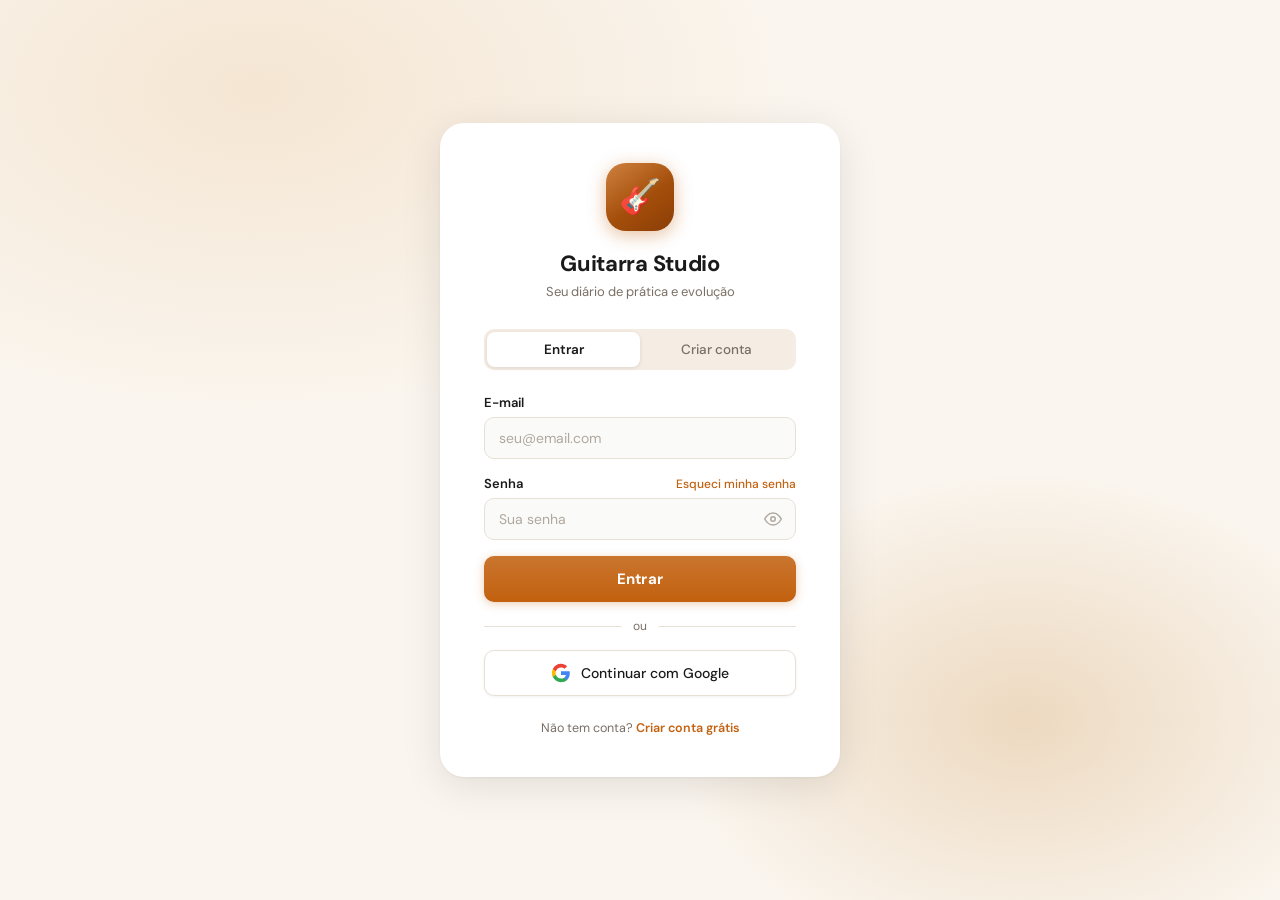
<file: login.html>
<!DOCTYPE html>
<html lang="pt-BR">
<head>
<meta charset="UTF-8">
<meta name="viewport" content="width=device-width, initial-scale=1.0">
<title>Guitarra Studio — Login</title>
<link href="https://fonts.googleapis.com/css2?family=DM+Sans:ital,opsz,wght@0,9..40,400;0,9..40,500;0,9..40,600;0,9..40,700;1,9..40,400&family=DM+Mono:wght@400;500&display=swap" rel="stylesheet">
<link rel="stylesheet" href="login.css">
</head>
<body>

<div class="login-card">

  <!-- Ícone -->
  <div class="login-icon-wrap">🎸</div>

  <div class="login-title">Guitarra Studio</div>
  <div class="login-sub">Seu diário de prática e evolução</div>

  <!-- Toggle Entrar / Criar conta -->
  <div class="tab-toggle" id="tab-toggle">
    <div class="tab-slider"></div>
    <button class="tab-btn active" onclick="switchTab('login')">Entrar</button>
    <button class="tab-btn" onclick="switchTab('register')">Criar conta</button>
  </div>

  <!-- PAINEL LOGIN -->
  <div id="login-panel">

    <div class="login-field">
      <label for="email">E-mail</label>
      <input class="login-input" type="email" id="email" placeholder="seu@email.com" autocomplete="email">
    </div>

    <div class="login-field">
      <div class="login-field-header">
        <label for="password">Senha</label>
        <a href="#" class="forgot-link">Esqueci minha senha</a>
      </div>
      <div class="input-wrap">
        <input class="login-input has-toggle" type="password" id="password" placeholder="Sua senha" autocomplete="current-password">
        <button class="pw-toggle" onclick="togglePw('password', this)" tabindex="-1" type="button">
          <svg viewBox="0 0 24 24" fill="none" stroke="currentColor" stroke-width="2" stroke-linecap="round" stroke-linejoin="round">
            <path d="M1 12s4-8 11-8 11 8 11 8-4 8-11 8-11-8-11-8z"/>
            <circle cx="12" cy="12" r="3"/>
          </svg>
        </button>
      </div>
    </div>

    <button class="btn-login-primary" onclick="handleLogin()">Entrar</button>

    <div class="login-divider">ou</div>

    <button class="btn-google" onclick="handleGoogle()">
      <svg viewBox="0 0 24 24" xmlns="http://www.w3.org/2000/svg">
        <path fill="#4285F4" d="M22.56 12.25c0-.78-.07-1.53-.2-2.25H12v4.26h5.92c-.26 1.37-1.04 2.53-2.21 3.31v2.77h3.57c2.08-1.92 3.28-4.74 3.28-8.09z"/>
        <path fill="#34A853" d="M12 23c2.97 0 5.46-.98 7.28-2.66l-3.57-2.77c-.98.66-2.23 1.06-3.71 1.06-2.86 0-5.29-1.93-6.16-4.53H2.18v2.84C3.99 20.53 7.7 23 12 23z"/>
        <path fill="#FBBC05" d="M5.84 14.09c-.22-.66-.35-1.36-.35-2.09s.13-1.43.35-2.09V7.07H2.18C1.43 8.55 1 10.22 1 12s.43 3.45 1.18 4.93l3.66-2.84z"/>
        <path fill="#EA4335" d="M12 5.38c1.62 0 3.06.56 4.21 1.64l3.15-3.15C17.45 2.09 14.97 1 12 1 7.7 1 3.99 3.47 2.18 7.07l3.66 2.84c.87-2.6 3.3-4.53 6.16-4.53z"/>
      </svg>
      Continuar com Google
    </button>

    <div class="login-footer">
      Não tem conta? <a href="#" onclick="switchTab('register');return false;">Criar conta grátis</a>
    </div>
    

  </div>

  <!-- PAINEL CRIAR CONTA -->
  <div id="register-panel">

    <div class="login-field">
      <label for="reg-name">Nome</label>
      <input class="login-input" type="text" id="reg-name" placeholder="Seu nome" autocomplete="name">
    </div>

    <div class="login-field">
      <label for="reg-email">E-mail</label>
      <input class="login-input" type="email" id="reg-email" placeholder="seu@email.com" autocomplete="email">
    </div>

    <div class="login-field">
      <label for="reg-password">Senha</label>
      <div class="input-wrap">
        <input class="login-input has-toggle" type="password" id="reg-password" placeholder="Mínimo 6 caracteres" autocomplete="new-password">
        <button class="pw-toggle" onclick="togglePw('reg-password', this)" tabindex="-1" type="button">
          <svg viewBox="0 0 24 24" fill="none" stroke="currentColor" stroke-width="2" stroke-linecap="round" stroke-linejoin="round">
            <path d="M1 12s4-8 11-8 11 8 11 8-4 8-11 8-11-8-11-8z"/>
            <circle cx="12" cy="12" r="3"/>
          </svg>
        </button>
      </div>
    </div>

    <button class="btn-login-primary" onclick="handleRegister()">Criar conta</button>

    <div class="login-divider">ou</div>

    <button class="btn-google" onclick="handleGoogle()">
      <svg viewBox="0 0 24 24" xmlns="http://www.w3.org/2000/svg">
        <path fill="#4285F4" d="M22.56 12.25c0-.78-.07-1.53-.2-2.25H12v4.26h5.92c-.26 1.37-1.04 2.53-2.21 3.31v2.77h3.57c2.08-1.92 3.28-4.74 3.28-8.09z"/>
        <path fill="#34A853" d="M12 23c2.97 0 5.46-.98 7.28-2.66l-3.57-2.77c-.98.66-2.23 1.06-3.71 1.06-2.86 0-5.29-1.93-6.16-4.53H2.18v2.84C3.99 20.53 7.7 23 12 23z"/>
        <path fill="#FBBC05" d="M5.84 14.09c-.22-.66-.35-1.36-.35-2.09s.13-1.43.35-2.09V7.07H2.18C1.43 8.55 1 10.22 1 12s.43 3.45 1.18 4.93l3.66-2.84z"/>
        <path fill="#EA4335" d="M12 5.38c1.62 0 3.06.56 4.21 1.64l3.15-3.15C17.45 2.09 14.97 1 12 1 7.7 1 3.99 3.47 2.18 7.07l3.66 2.84c.87-2.6 3.3-4.53 6.16-4.53z"/>
      </svg>
      Continuar com Google
    </button>

    <div class="login-footer">
      Já tem conta? <a href="#" onclick="switchTab('login');return false;">Entrar</a>
    </div>

  </div>

</div>

<script>
  const EYE_OPEN   = '<path d="M1 12s4-8 11-8 11 8 11 8-4 8-11 8-11-8-11-8z"/><circle cx="12" cy="12" r="3"/>';
  const EYE_CLOSED = '<path d="M17.94 17.94A10.07 10.07 0 0112 20c-7 0-11-8-11-8a18.45 18.45 0 015.06-5.94M9.9 4.24A9.12 9.12 0 0112 4c7 0 11 8 11 8a18.5 18.5 0 01-2.16 3.19m-6.72-1.07a3 3 0 11-4.24-4.24"/><line x1="1" y1="1" x2="23" y2="23"/>';

  function switchTab(tab) {
    const toggle    = document.getElementById('tab-toggle');
    const loginP    = document.getElementById('login-panel');
    const registerP = document.getElementById('register-panel');
    const btns      = document.querySelectorAll('.tab-btn');
    if (tab === 'login') {
      toggle.classList.remove('on-register');
      loginP.style.display    = 'block';
      registerP.style.display = 'none';
      btns[0].classList.add('active');
      btns[1].classList.remove('active');
    } else {
      toggle.classList.add('on-register');
      loginP.style.display    = 'none';
      registerP.style.display = 'block';
      btns[0].classList.remove('active');
      btns[1].classList.add('active');
    }
  }

  function togglePw(inputId, btn) {
    const input   = document.getElementById(inputId);
    const showing = input.type === 'text';
    input.type    = showing ? 'password' : 'text';
    btn.querySelector('svg').innerHTML = showing ? EYE_OPEN : EYE_CLOSED;
  }

  function handleLogin() {
    if (typeof AUTH !== 'undefined') AUTH.loginEmail?.(
      document.getElementById('email').value,
      document.getElementById('password').value
    );
  }

  function handleRegister() {
    // integrar com Firebase createUserWithEmailAndPassword
  }

  function handleGoogle() {
    if (typeof AUTH !== 'undefined') AUTH.loginGoogle();
  }

  function useOffline() {
    // integrar com useOffline() do app.js
  }
</script>

</body>
</html>
</file>
<file: login.css>
/* ══════════════════════════════════════
   GUITARRA STUDIO — Login Screen CSS
   ══════════════════════════════════════ */

*, *::before, *::after { box-sizing: border-box; margin: 0; padding: 0; }

:root {
  --acc:         #C2610F;
  --acc-hover:   #A85209;
  --acc-light:   #FEF3E2;
  --bg:          #FAF5EE;
  --bg-card:     #FFFFFF;
  --text:        #1A1A1A;
  --muted:       #7A6F65;
  --border:      #E8E0D5;
  --border-focus:#C2610F;
  --radius:      10px;
  --radius-lg:   16px;
  --radius-xl:   24px;
  --shadow:      0 8px 40px rgba(0,0,0,0.10), 0 1px 3px rgba(0,0,0,0.06);
  --font:        'DM Sans', system-ui, sans-serif;
  --font-mono:   'DM Mono', monospace;
  --t:           180ms ease;
}

/* ── Background ── */
body {
  font-family: var(--font);
  background: var(--bg);
  min-height: 100vh;
  display: flex;
  align-items: center;
  justify-content: center;
  padding: 24px;
  position: relative;
  overflow: hidden;
}

body::before {
  content: '';
  position: fixed;
  inset: 0;
  background:
    radial-gradient(ellipse 70% 60% at 20% 10%, #F5E6D3 0%, transparent 60%),
    radial-gradient(ellipse 50% 50% at 80% 80%, #EDD9C0 0%, transparent 55%),
    #FAF5EE;
  z-index: 0;
}

/* ── Card ── */
.login-card {
  background: var(--bg-card);
  border-radius: var(--radius-xl);
  box-shadow: var(--shadow);
  padding: 40px 44px 36px;
  width: 100%;
  max-width: 400px;
  position: relative;
  z-index: 1;
  animation: fadeUp 0.45s cubic-bezier(.22,.9,.36,1) both;
}

@keyframes fadeUp {
  from { opacity: 0; transform: translateY(18px); }
  to   { opacity: 1; transform: translateY(0); }
}

/* ── App Icon ── */
.login-icon-wrap {
  width: 68px;
  height: 68px;
  background: linear-gradient(145deg, #C2610F 0%, #8B3E07 100%);
  border-radius: 20px;
  display: flex;
  align-items: center;
  justify-content: center;
  margin: 0 auto 18px;
  box-shadow: 0 4px 18px rgba(194,97,15,0.40);
  font-size: 34px;
  line-height: 1;
  position: relative;
  overflow: hidden;
  user-select: none;
}

.login-icon-wrap::after {
  content: '';
  position: absolute;
  inset: 0;
  background: linear-gradient(145deg, rgba(255,255,255,0.20) 0%, transparent 55%);
  border-radius: inherit;
  pointer-events: none;
}

/* ── Title ── */
.login-title {
  text-align: center;
  font-size: 22px;
  font-weight: 700;
  color: var(--text);
  letter-spacing: -0.3px;
  margin-bottom: 4px;
}

.login-sub {
  text-align: center;
  font-size: 13px;
  color: var(--muted);
  margin-bottom: 28px;
  line-height: 1.5;
}

/* ── Tab Toggle ── */
.tab-toggle {
  display: flex;
  background: #F5EDE3;
  border-radius: var(--radius);
  padding: 3px;
  margin-bottom: 24px;
  position: relative;
}

.tab-toggle .tab-slider {
  position: absolute;
  top: 3px;
  left: 3px;
  width: calc(50% - 3px);
  height: calc(100% - 6px);
  background: #fff;
  border-radius: 8px;
  box-shadow: 0 1px 4px rgba(0,0,0,0.10);
  transition: transform var(--t);
  pointer-events: none;
}

.tab-toggle.on-register .tab-slider {
  transform: translateX(100%);
}

.tab-btn {
  flex: 1;
  border: none;
  background: transparent;
  padding: 9px 0;
  font-size: 13.5px;
  font-family: var(--font);
  font-weight: 500;
  color: var(--muted);
  cursor: pointer;
  border-radius: 8px;
  transition: color var(--t);
  position: relative;
  z-index: 1;
}

.tab-btn.active {
  color: var(--text);
  font-weight: 600;
}

/* ── Fields ── */
.login-field {
  margin-bottom: 16px;
}

.login-field-header {
  display: flex;
  justify-content: space-between;
  align-items: center;
  margin-bottom: 6px;
}

.login-field label {
  font-size: 13px;
  font-weight: 600;
  color: var(--text);
  display: block;
  margin-bottom: 6px;
}

.login-field-header label {
  margin-bottom: 0;
}

.forgot-link {
  font-size: 12px;
  color: var(--acc);
  text-decoration: none;
  font-weight: 500;
  transition: opacity var(--t);
}
.forgot-link:hover { opacity: 0.7; }

/* ── Inputs ── */
.input-wrap { position: relative; }

.login-input {
  width: 100%;
  padding: 11px 14px;
  font-size: 14px;
  font-family: var(--font);
  border: 1.5px solid var(--border);
  border-radius: var(--radius);
  background: #FAFAF9;
  color: var(--text);
  outline: none;
  transition: border-color var(--t), box-shadow var(--t), background var(--t);
  -webkit-appearance: none;
  appearance: none;
}

.login-input::placeholder { color: #B0A89E; }

.login-input:focus {
  border-color: var(--border-focus);
  background: #fff;
  box-shadow: 0 0 0 3px rgba(194,97,15,0.12);
}

.login-input.has-toggle { padding-right: 42px; }

/* ── Password toggle ── */
.pw-toggle {
  position: absolute;
  right: 12px;
  top: 50%;
  transform: translateY(-50%);
  background: none;
  border: none;
  cursor: pointer;
  color: #B0A89E;
  padding: 2px;
  display: flex;
  align-items: center;
  transition: color var(--t);
}
.pw-toggle:hover { color: var(--muted); }
.pw-toggle svg { width: 18px; height: 18px; }

/* ── Primary Button ── */
.btn-login-primary {
  width: 100%;
  padding: 13px;
  background: var(--acc);
  color: #fff;
  border: none;
  border-radius: var(--radius);
  font-size: 15px;
  font-family: var(--font);
  font-weight: 700;
  cursor: pointer;
  letter-spacing: 0.1px;
  transition: background var(--t), transform 80ms, box-shadow var(--t);
  box-shadow: 0 2px 10px rgba(194,97,15,0.30);
  margin-bottom: 16px;
  position: relative;
  overflow: hidden;
}

.btn-login-primary::after {
  content: '';
  position: absolute;
  inset: 0;
  background: linear-gradient(to bottom, rgba(255,255,255,0.13), transparent);
  pointer-events: none;
}

.btn-login-primary:hover {
  background: var(--acc-hover);
  box-shadow: 0 4px 16px rgba(194,97,15,0.38);
}
.btn-login-primary:active { transform: scale(0.985); }

/* ── Divider ── */
.login-divider {
  display: flex;
  align-items: center;
  gap: 12px;
  margin-bottom: 16px;
  color: var(--muted);
  font-size: 12px;
}
.login-divider::before,
.login-divider::after {
  content: '';
  flex: 1;
  height: 1px;
  background: var(--border);
}

/* ── Google Button ── */
.btn-google {
  width: 100%;
  padding: 12px;
  background: #fff;
  border: 1.5px solid var(--border);
  border-radius: var(--radius);
  font-size: 14px;
  font-family: var(--font);
  font-weight: 500;
  color: var(--text);
  cursor: pointer;
  display: flex;
  align-items: center;
  justify-content: center;
  gap: 10px;
  transition: border-color var(--t), box-shadow var(--t);
  box-shadow: 0 1px 3px rgba(0,0,0,0.06);
  margin-bottom: 20px;
}
.btn-google:hover {
  border-color: #C8BAB0;
  box-shadow: 0 3px 10px rgba(0,0,0,0.09);
}
.btn-google svg { width: 20px; height: 20px; flex-shrink: 0; }

/* ── Footer ── */
.login-footer {
  text-align: center;
  font-size: 12.5px;
  color: var(--muted);
  line-height: 2;
}
.login-footer a {
  color: var(--acc);
  text-decoration: none;
  font-weight: 600;
  transition: opacity var(--t);
}
.login-footer a:hover { opacity: 0.7; }

.login-offline {
  display: block;
  font-size: 12.5px;
  color: var(--muted);
  text-align: center;
  cursor: pointer;
  transition: color var(--t);
  text-decoration: none;
  margin-top: 4px;
}
.login-offline:hover { color: var(--acc); }

/* ── Panels ── */
#login-panel    { display: block; }
#register-panel { display: none; }
</file>
